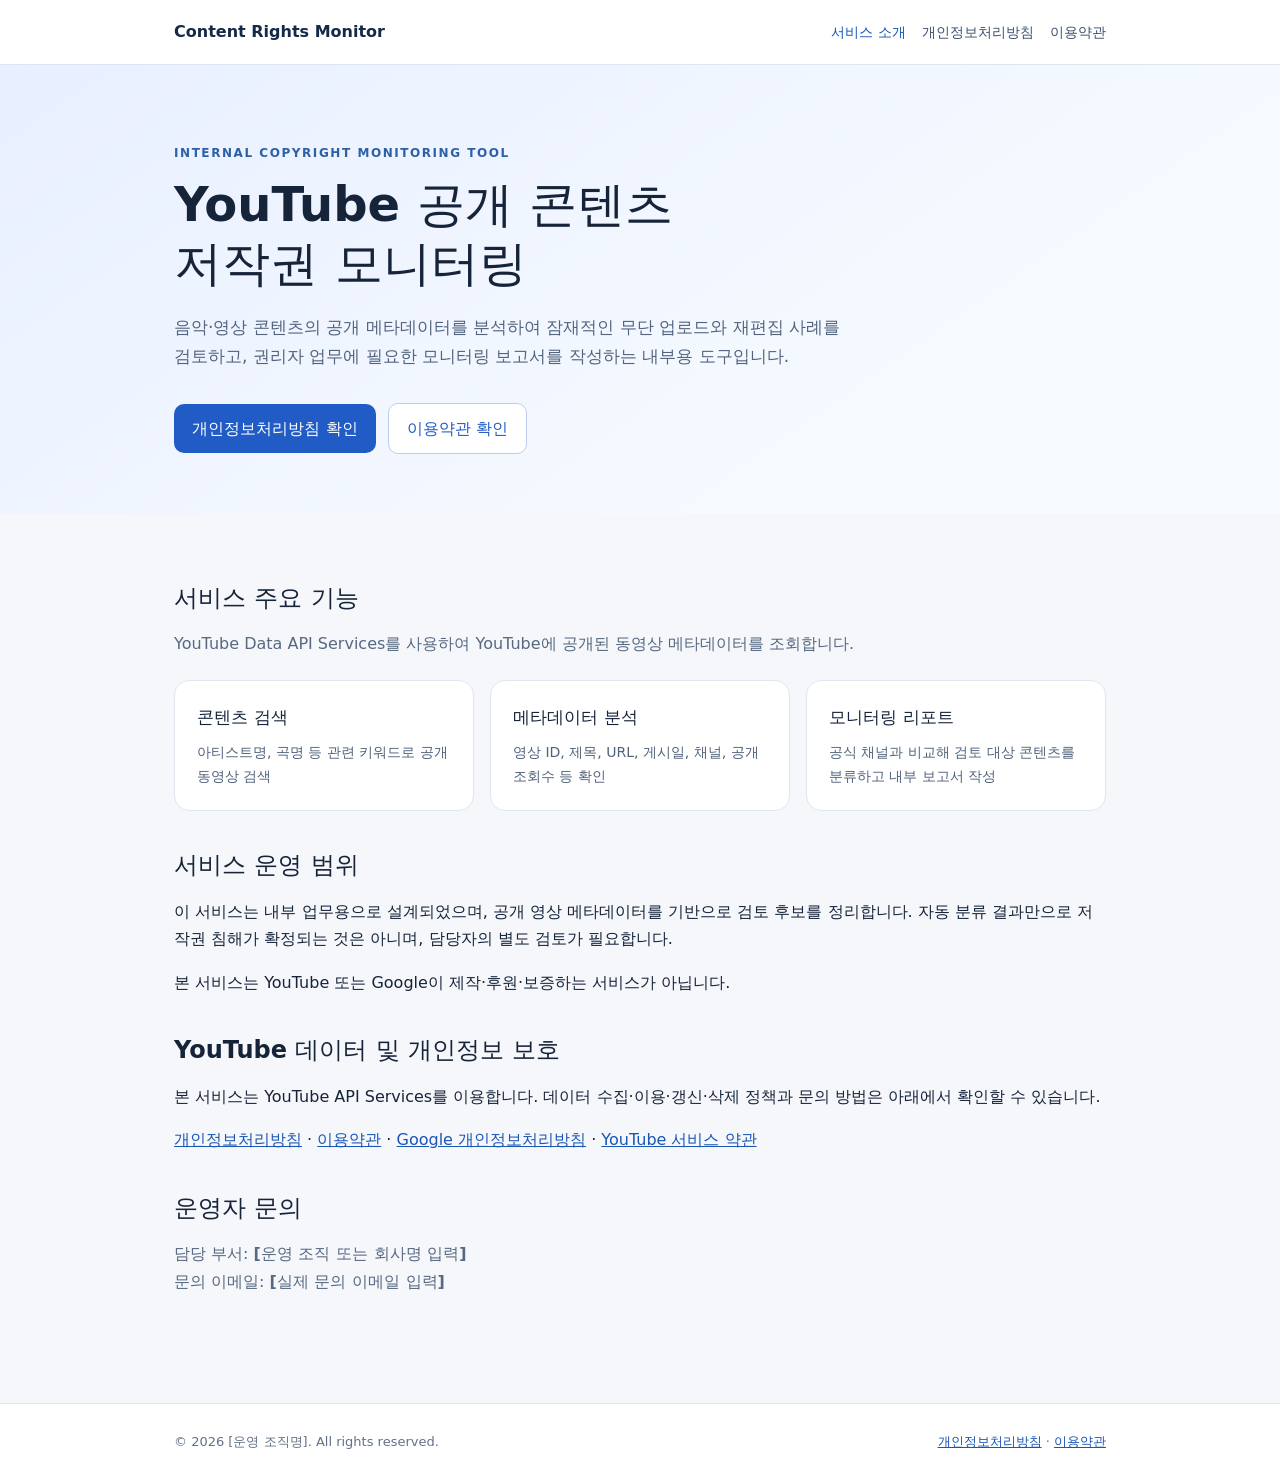
<file: index.html>
<!DOCTYPE html><html lang="ko"><head><meta charset="UTF-8"><meta name="viewport" content="width=device-width,initial-scale=1"><meta name="description" content="YouTube 공개 콘텐츠의 저작권 모니터링 및 리포팅을 위한 내부 분석 시스템 소개"><title>콘텐츠 저작권 모니터링 시스템 | 서비스 소개</title><link rel="stylesheet" href="style.css"></head><body>
<header class="top"><div class="shell nav"><a class="brand" href="index.html">Content Rights Monitor</a><nav class="links" aria-label="주 메뉴"><a href="index.html" aria-current="page">서비스 소개</a><a href="privacy.html">개인정보처리방침</a><a href="terms.html">이용약관</a></nav></div></header>
<main><section class="hero"><div class="shell"><div class="eyebrow">Internal Copyright Monitoring Tool</div><h1>YouTube 공개 콘텐츠<br>저작권 모니터링</h1><p>음악·영상 콘텐츠의 공개 메타데이터를 분석하여 잠재적인 무단 업로드와 재편집 사례를 검토하고, 권리자 업무에 필요한 모니터링 보고서를 작성하는 내부용 도구입니다.</p><a class="button" href="privacy.html">개인정보처리방침 확인</a><a class="button secondary" href="terms.html">이용약관 확인</a></div></section>
<div class="shell content"><section class="section"><h2>서비스 주요 기능</h2><p class="muted">YouTube Data API Services를 사용하여 YouTube에 공개된 동영상 메타데이터를 조회합니다.</p><div class="cards"><article class="card"><h3>콘텐츠 검색</h3><p>아티스트명, 곡명 등 관련 키워드로 공개 동영상 검색</p></article><article class="card"><h3>메타데이터 분석</h3><p>영상 ID, 제목, URL, 게시일, 채널, 공개 조회수 등 확인</p></article><article class="card"><h3>모니터링 리포트</h3><p>공식 채널과 비교해 검토 대상 콘텐츠를 분류하고 내부 보고서 작성</p></article></div></section>
<section class="section"><h2>서비스 운영 범위</h2><p>이 서비스는 <strong>내부 업무용</strong>으로 설계되었으며, 공개 영상 메타데이터를 기반으로 검토 후보를 정리합니다. 자동 분류 결과만으로 저작권 침해가 확정되는 것은 아니며, 담당자의 별도 검토가 필요합니다.</p><p>본 서비스는 YouTube 또는 Google이 제작·후원·보증하는 서비스가 아닙니다.</p></section>
<section class="section"><h2>YouTube 데이터 및 개인정보 보호</h2><p>본 서비스는 YouTube API Services를 이용합니다. 데이터 수집·이용·갱신·삭제 정책과 문의 방법은 아래에서 확인할 수 있습니다.</p><p><a href="privacy.html">개인정보처리방침</a> · <a href="terms.html">이용약관</a> · <a href="https://policies.google.com/privacy" target="_blank" rel="noopener noreferrer">Google 개인정보처리방침</a> · <a href="https://www.youtube.com/t/terms" target="_blank" rel="noopener noreferrer">YouTube 서비스 약관</a></p></section>
<section class="section"><h2>운영자 문의</h2><p class="muted">담당 부서: <strong>[운영 조직 또는 회사명 입력]</strong><br>문의 이메일: <strong>[실제 문의 이메일 입력]</strong></p></section></div></main>
<footer class="footer"><div class="shell"><span>© <span id="year">2026</span> [운영 조직명]. All rights reserved.</span><span><a href="privacy.html">개인정보처리방침</a> · <a href="terms.html">이용약관</a></span></div></footer></body></html>
</file>
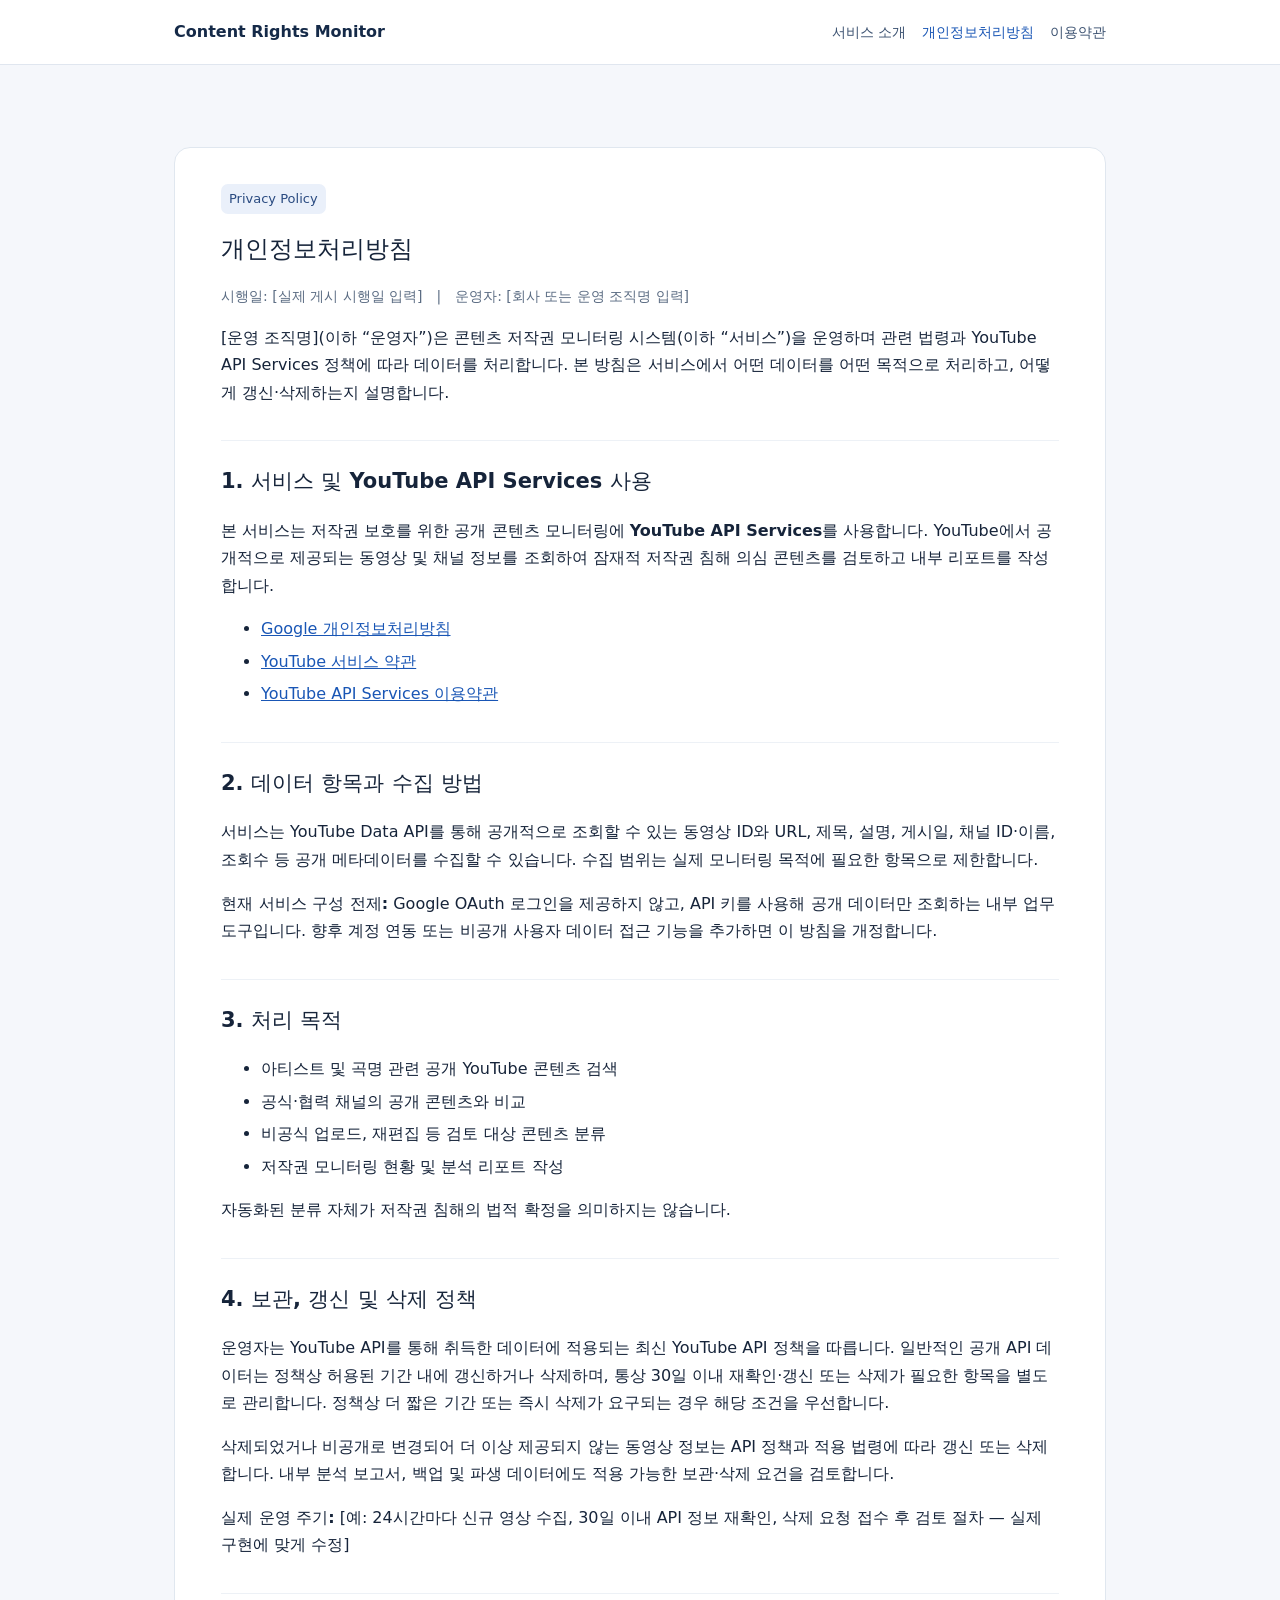
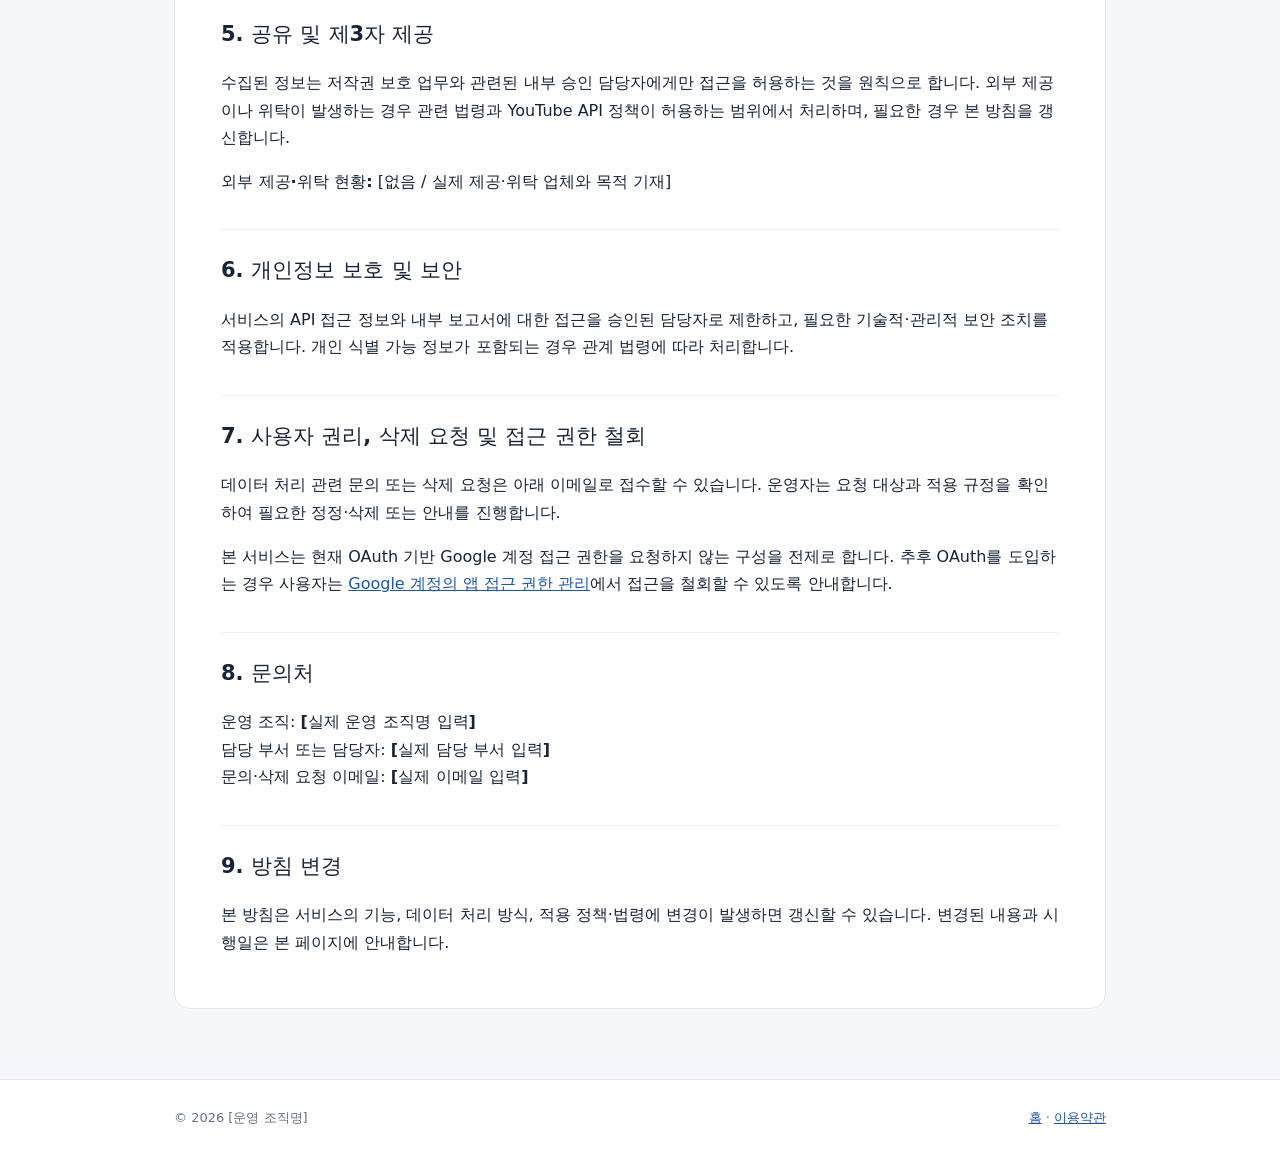
<file: privacy.html>
<!DOCTYPE html><html lang="ko"><head><meta charset="UTF-8"><meta name="viewport" content="width=device-width,initial-scale=1"><meta name="description" content="콘텐츠 저작권 모니터링 시스템 개인정보처리방침 및 YouTube API 데이터 처리 정책"><title>개인정보처리방침 | Content Rights Monitor</title><link rel="stylesheet" href="style.css"></head><body>
<header class="top"><div class="shell nav"><a class="brand" href="index.html">Content Rights Monitor</a><nav class="links" aria-label="주 메뉴"><a href="index.html">서비스 소개</a><a href="privacy.html" aria-current="page">개인정보처리방침</a><a href="terms.html">이용약관</a></nav></div></header>
<main class="shell content"><article class="document"><span class="tag">Privacy Policy</span><h1>개인정보처리방침</h1><p class="meta">시행일: [실제 게시 시행일 입력]　|　운영자: [회사 또는 운영 조직명 입력]</p><p>[운영 조직명](이하 “운영자”)은 콘텐츠 저작권 모니터링 시스템(이하 “서비스”)을 운영하며 관련 법령과 YouTube API Services 정책에 따라 데이터를 처리합니다. 본 방침은 서비스에서 어떤 데이터를 어떤 목적으로 처리하고, 어떻게 갱신·삭제하는지 설명합니다.</p>
<h2>1. 서비스 및 YouTube API Services 사용</h2><p>본 서비스는 저작권 보호를 위한 공개 콘텐츠 모니터링에 <strong>YouTube API Services</strong>를 사용합니다. YouTube에서 공개적으로 제공되는 동영상 및 채널 정보를 조회하여 잠재적 저작권 침해 의심 콘텐츠를 검토하고 내부 리포트를 작성합니다.</p><ul><li><a href="https://policies.google.com/privacy" target="_blank" rel="noopener noreferrer">Google 개인정보처리방침</a></li><li><a href="https://www.youtube.com/t/terms" target="_blank" rel="noopener noreferrer">YouTube 서비스 약관</a></li><li><a href="https://developers.google.com/youtube/terms/api-services-terms-of-service" target="_blank" rel="noopener noreferrer">YouTube API Services 이용약관</a></li></ul>
<h2>2. 데이터 항목과 수집 방법</h2><p>서비스는 YouTube Data API를 통해 공개적으로 조회할 수 있는 동영상 ID와 URL, 제목, 설명, 게시일, 채널 ID·이름, 조회수 등 공개 메타데이터를 수집할 수 있습니다. 수집 범위는 실제 모니터링 목적에 필요한 항목으로 제한합니다.</p><p><strong>현재 서비스 구성 전제:</strong> Google OAuth 로그인을 제공하지 않고, API 키를 사용해 공개 데이터만 조회하는 내부 업무 도구입니다. 향후 계정 연동 또는 비공개 사용자 데이터 접근 기능을 추가하면 이 방침을 개정합니다.</p>
<h2>3. 처리 목적</h2><ul><li>아티스트 및 곡명 관련 공개 YouTube 콘텐츠 검색</li><li>공식·협력 채널의 공개 콘텐츠와 비교</li><li>비공식 업로드, 재편집 등 검토 대상 콘텐츠 분류</li><li>저작권 모니터링 현황 및 분석 리포트 작성</li></ul><p>자동화된 분류 자체가 저작권 침해의 법적 확정을 의미하지는 않습니다.</p>
<h2>4. 보관, 갱신 및 삭제 정책</h2><p>운영자는 YouTube API를 통해 취득한 데이터에 적용되는 최신 YouTube API 정책을 따릅니다. 일반적인 공개 API 데이터는 정책상 허용된 기간 내에 갱신하거나 삭제하며, 통상 30일 이내 재확인·갱신 또는 삭제가 필요한 항목을 별도로 관리합니다. 정책상 더 짧은 기간 또는 즉시 삭제가 요구되는 경우 해당 조건을 우선합니다.</p><p>삭제되었거나 비공개로 변경되어 더 이상 제공되지 않는 동영상 정보는 API 정책과 적용 법령에 따라 갱신 또는 삭제합니다. 내부 분석 보고서, 백업 및 파생 데이터에도 적용 가능한 보관·삭제 요건을 검토합니다.</p><p><strong>실제 운영 주기:</strong> [예: 24시간마다 신규 영상 수집, 30일 이내 API 정보 재확인, 삭제 요청 접수 후 검토 절차 — 실제 구현에 맞게 수정]</p>
<h2>5. 공유 및 제3자 제공</h2><p>수집된 정보는 저작권 보호 업무와 관련된 내부 승인 담당자에게만 접근을 허용하는 것을 원칙으로 합니다. 외부 제공이나 위탁이 발생하는 경우 관련 법령과 YouTube API 정책이 허용하는 범위에서 처리하며, 필요한 경우 본 방침을 갱신합니다.</p><p><strong>외부 제공·위탁 현황:</strong> [없음 / 실제 제공·위탁 업체와 목적 기재]</p>
<h2>6. 개인정보 보호 및 보안</h2><p>서비스의 API 접근 정보와 내부 보고서에 대한 접근을 승인된 담당자로 제한하고, 필요한 기술적·관리적 보안 조치를 적용합니다. 개인 식별 가능 정보가 포함되는 경우 관계 법령에 따라 처리합니다.</p>
<h2>7. 사용자 권리, 삭제 요청 및 접근 권한 철회</h2><p>데이터 처리 관련 문의 또는 삭제 요청은 아래 이메일로 접수할 수 있습니다. 운영자는 요청 대상과 적용 규정을 확인하여 필요한 정정·삭제 또는 안내를 진행합니다.</p><p>본 서비스는 현재 OAuth 기반 Google 계정 접근 권한을 요청하지 않는 구성을 전제로 합니다. 추후 OAuth를 도입하는 경우 사용자는 <a href="https://myaccount.google.com/permissions" target="_blank" rel="noopener noreferrer">Google 계정의 앱 접근 권한 관리</a>에서 접근을 철회할 수 있도록 안내합니다.</p>
<h2>8. 문의처</h2><p>운영 조직: <strong>[실제 운영 조직명 입력]</strong><br>담당 부서 또는 담당자: <strong>[실제 담당 부서 입력]</strong><br>문의·삭제 요청 이메일: <strong>[실제 이메일 입력]</strong></p>
<h2>9. 방침 변경</h2><p>본 방침은 서비스의 기능, 데이터 처리 방식, 적용 정책·법령에 변경이 발생하면 갱신할 수 있습니다. 변경된 내용과 시행일은 본 페이지에 안내합니다.</p></article></main>
<footer class="footer"><div class="shell"><span>© 2026 [운영 조직명]</span><span><a href="index.html">홈</a> · <a href="terms.html">이용약관</a></span></div></footer></body></html>
</file>
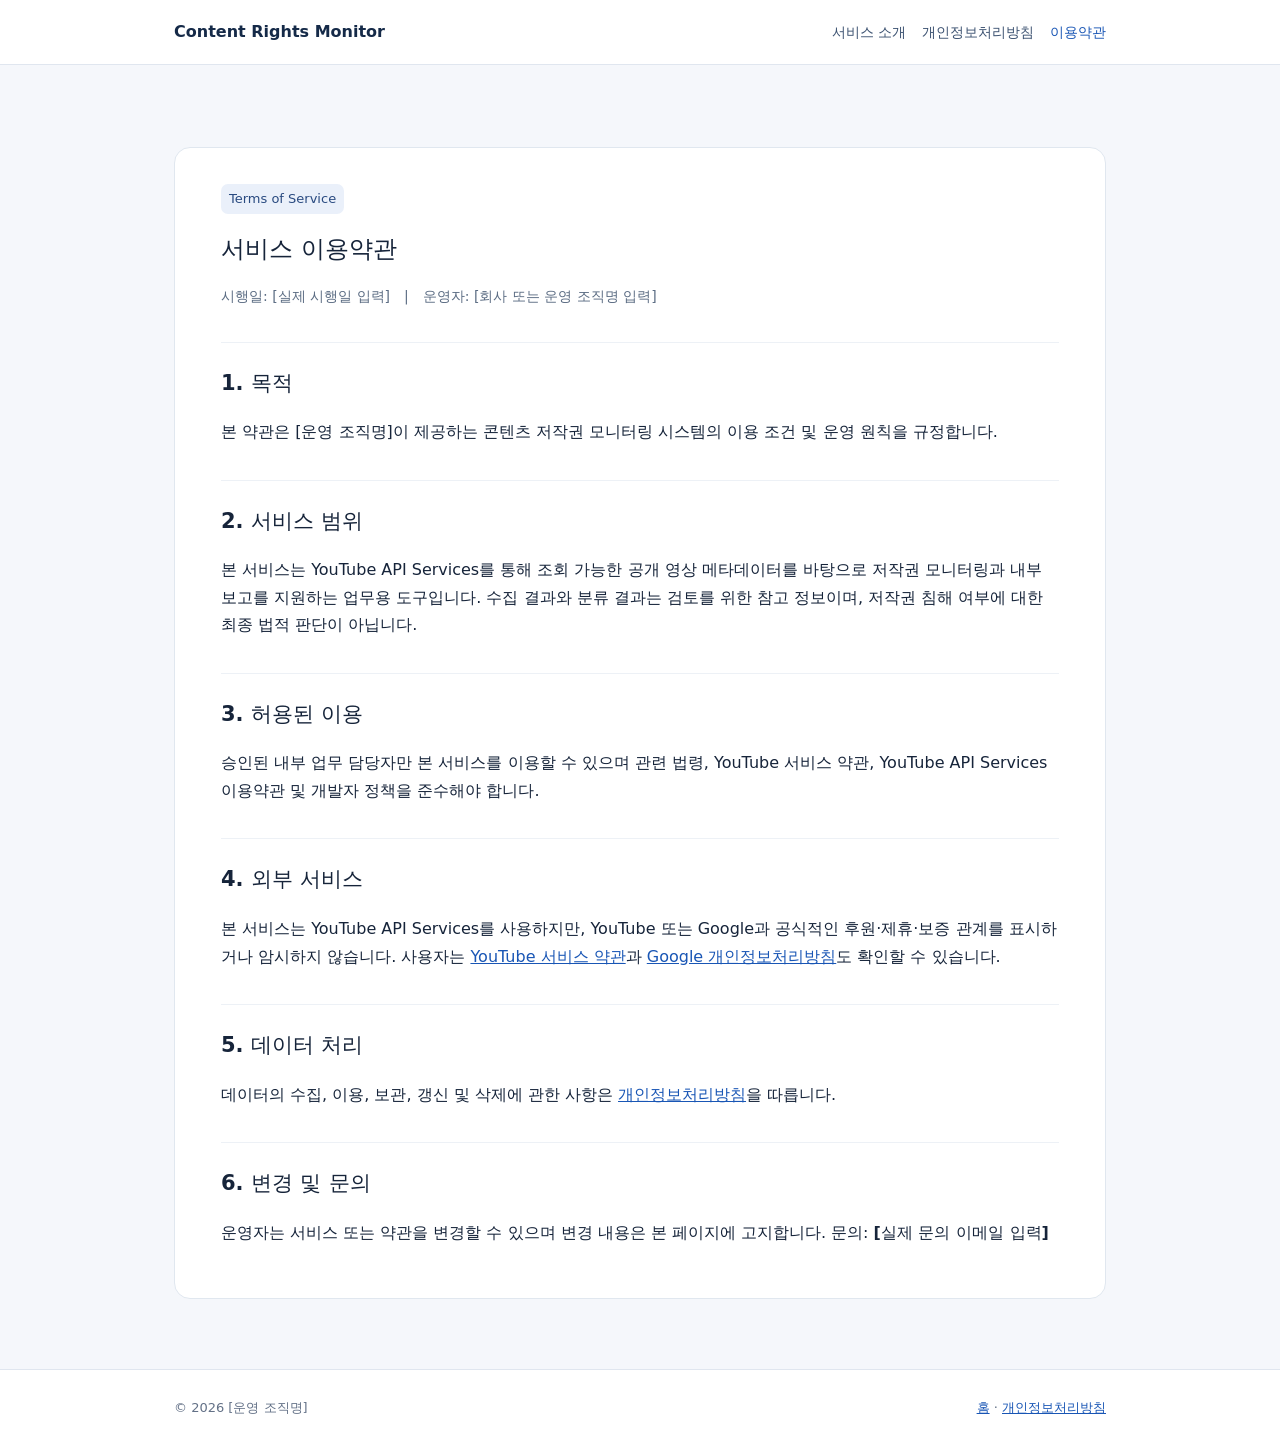
<file: terms.html>
<!DOCTYPE html><html lang="ko"><head><meta charset="UTF-8"><meta name="viewport" content="width=device-width,initial-scale=1"><meta name="description" content="콘텐츠 저작권 모니터링 시스템 이용약관"><title>이용약관 | Content Rights Monitor</title><link rel="stylesheet" href="style.css"></head><body>
<header class="top"><div class="shell nav"><a class="brand" href="index.html">Content Rights Monitor</a><nav class="links" aria-label="주 메뉴"><a href="index.html">서비스 소개</a><a href="privacy.html">개인정보처리방침</a><a href="terms.html" aria-current="page">이용약관</a></nav></div></header>
<main class="shell content"><article class="document"><span class="tag">Terms of Service</span><h1>서비스 이용약관</h1><p class="meta">시행일: [실제 시행일 입력]　|　운영자: [회사 또는 운영 조직명 입력]</p>
<h2>1. 목적</h2><p>본 약관은 [운영 조직명]이 제공하는 콘텐츠 저작권 모니터링 시스템의 이용 조건 및 운영 원칙을 규정합니다.</p>
<h2>2. 서비스 범위</h2><p>본 서비스는 YouTube API Services를 통해 조회 가능한 공개 영상 메타데이터를 바탕으로 저작권 모니터링과 내부 보고를 지원하는 업무용 도구입니다. 수집 결과와 분류 결과는 검토를 위한 참고 정보이며, 저작권 침해 여부에 대한 최종 법적 판단이 아닙니다.</p>
<h2>3. 허용된 이용</h2><p>승인된 내부 업무 담당자만 본 서비스를 이용할 수 있으며 관련 법령, YouTube 서비스 약관, YouTube API Services 이용약관 및 개발자 정책을 준수해야 합니다.</p>
<h2>4. 외부 서비스</h2><p>본 서비스는 YouTube API Services를 사용하지만, YouTube 또는 Google과 공식적인 후원·제휴·보증 관계를 표시하거나 암시하지 않습니다. 사용자는 <a href="https://www.youtube.com/t/terms" target="_blank" rel="noopener noreferrer">YouTube 서비스 약관</a>과 <a href="https://policies.google.com/privacy" target="_blank" rel="noopener noreferrer">Google 개인정보처리방침</a>도 확인할 수 있습니다.</p>
<h2>5. 데이터 처리</h2><p>데이터의 수집, 이용, 보관, 갱신 및 삭제에 관한 사항은 <a href="privacy.html">개인정보처리방침</a>을 따릅니다.</p>
<h2>6. 변경 및 문의</h2><p>운영자는 서비스 또는 약관을 변경할 수 있으며 변경 내용은 본 페이지에 고지합니다. 문의: <strong>[실제 문의 이메일 입력]</strong></p></article></main>
<footer class="footer"><div class="shell"><span>© 2026 [운영 조직명]</span><span><a href="index.html">홈</a> · <a href="privacy.html">개인정보처리방침</a></span></div></footer></body></html>
</file>
<file: style.css>
:root{font-family:system-ui,-apple-system,BlinkMacSystemFont,"Segoe UI",sans-serif;color:#16243a;background:#f5f7fb;font-synthesis:none}*{box-sizing:border-box}body{margin:0;line-height:1.72}a{color:#1956b5}a:hover{text-decoration:none}.shell{max-width:980px;margin:auto;padding:0 24px}.top{background:#fff;border-bottom:1px solid #e0e6ef}.nav{display:flex;justify-content:space-between;align-items:center;gap:20px;padding-top:18px;padding-bottom:18px}.brand{font-weight:800;color:#152a48;text-decoration:none}.links{display:flex;gap:16px;flex-wrap:wrap;font-size:14px}.links a{color:#3c5271;text-decoration:none}.links a[aria-current]{font-weight:750;color:#1956b5}.hero{padding:78px 0 60px;background:linear-gradient(145deg,#e8efff,#f7fbff 75%)}.eyebrow{font-size:12px;letter-spacing:.13em;font-weight:750;color:#2c61a5;text-transform:uppercase}.hero h1{font-size:clamp(30px,5vw,48px);line-height:1.23;margin:12px 0 20px}.hero p{max-width:680px;color:#52647e;font-size:17px}.button{display:inline-block;background:#215bc5;color:#fff;text-decoration:none;font-weight:700;border-radius:10px;padding:11px 18px;margin:14px 12px 0 0}.button.secondary{background:#fff;color:#215bc5;border:1px solid #bdcdec}.content{padding-top:48px;padding-bottom:70px}.section{margin-bottom:38px}.section h2{font-size:24px;line-height:1.35;margin-bottom:12px}.muted{color:#566981}.cards{display:grid;grid-template-columns:repeat(3,minmax(0,1fr));gap:16px;margin-top:22px}.card{background:white;border:1px solid #dfe6f0;border-radius:15px;padding:22px}.card h3{font-size:17px;margin:0 0 8px}.card p{font-size:14px;color:#51627b;margin:0}.document{background:#fff;border:1px solid #e0e7ef;border-radius:16px;padding:36px 46px;margin-top:34px}.document h1{line-height:1.25}.document h2{font-size:21px;margin-top:34px;border-top:1px solid #edf1f6;padding-top:22px}.document h3{font-size:17px}.document li{margin:5px 0}.tag{display:inline-block;background:#eaf0fa;color:#294a80;border-radius:7px;font-size:13px;padding:4px 8px}.notice{border-left:4px solid #edb54b;background:#fffaf0;padding:15px 18px;margin:24px 0;color:#554722}.footer{border-top:1px solid #e0e6ef;padding:27px 0;background:#fff;color:#637187;font-size:13px}.footer .shell{display:flex;justify-content:space-between;gap:15px;flex-wrap:wrap}code{background:#f0f3f7;padding:2px 5px;border-radius:3px;overflow-wrap:anywhere}.check{border:1px solid #d7e3f2;border-radius:12px;padding:17px;background:#f8fbff}.meta{font-size:14px;color:#5b6c83}@media(max-width:690px){.cards{grid-template-columns:1fr}.nav{display:block}.links{margin-top:12px}.document{padding:24px 20px}.hero{padding:48px 0}}@media print{body{background:#fff}.top,.footer,.no-print,.notice{display:none!important}.document{border:0;padding:0;margin:0}.content{padding:0}.shell{max-width:none}a{color:#000;text-decoration:underline}}
</file>
